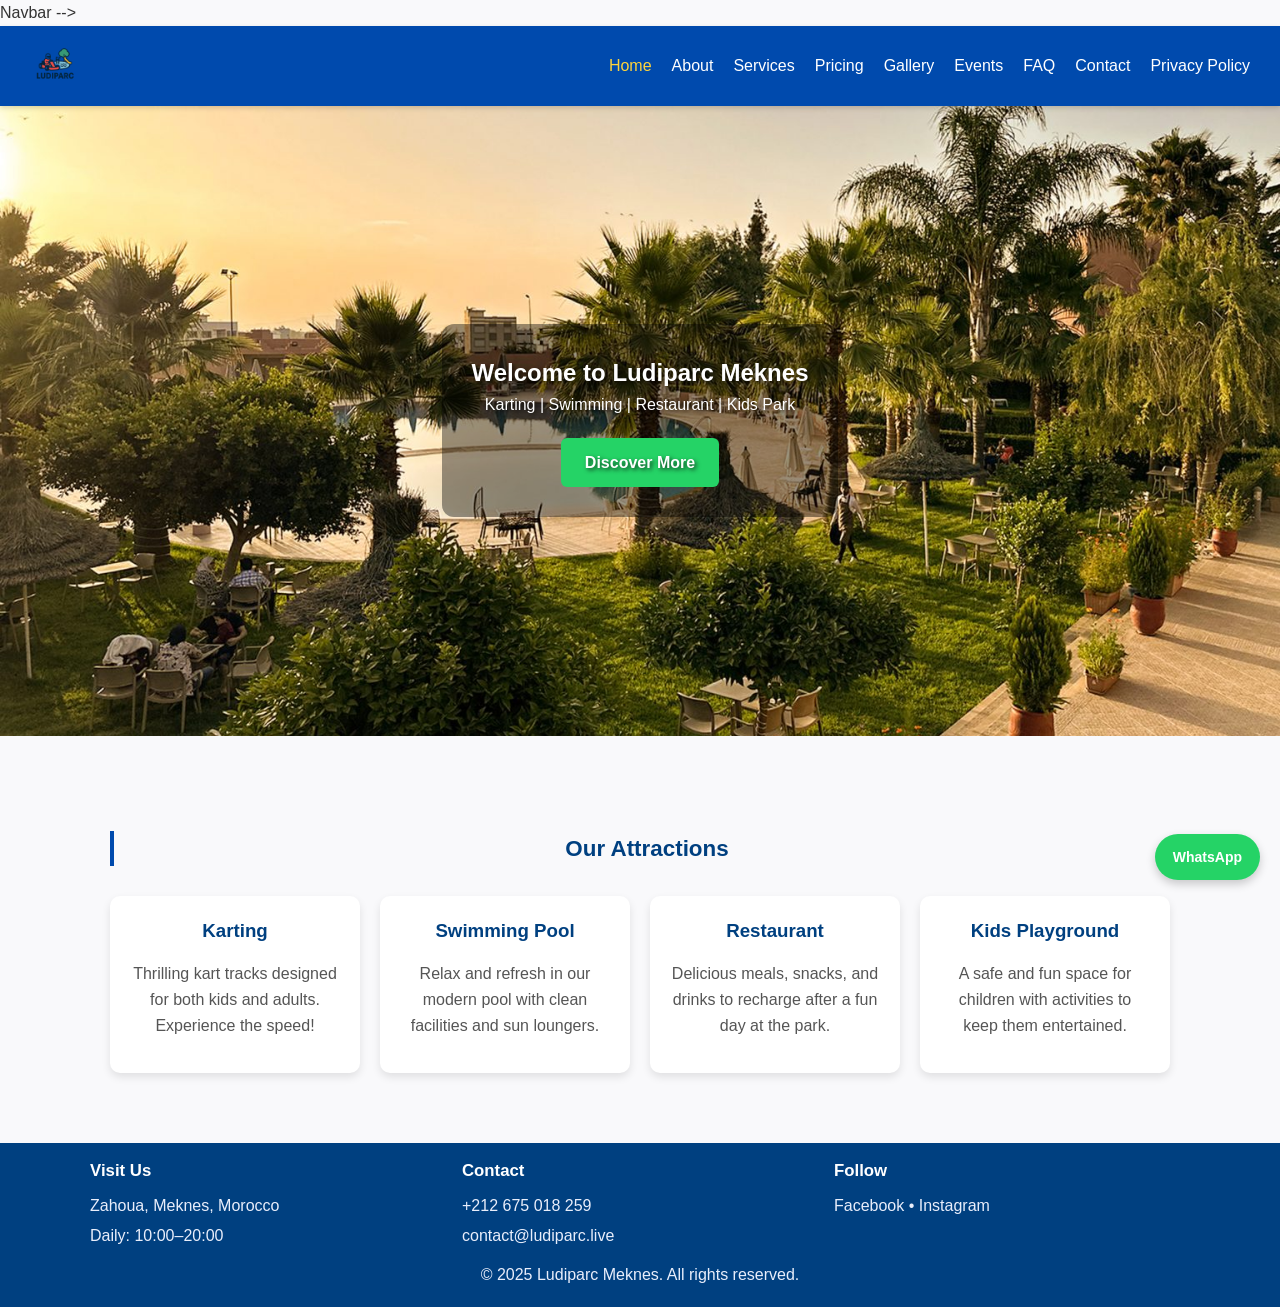
<file: index.html>
﻿<!DOCTYPE html>
<html lang="en">
<head>
  <meta charset="UTF-8">
  <meta name="viewport" content="width=device-width, initial-scale=1.0">
  <meta name="description" content="Ludiparc Meknes: Karting, swimming pool, restaurant and kids park. A family-friendly leisure park in Meknes, Morocco.">
  <meta name="theme-color" content="#004aad">
  <meta property="og:type" content="website">
  <meta property="og:title" content="Ludiparc Meknes">
  <meta property="og:description" content="Karting, swimming, restaurant and kids park in Meknes.">
  <meta property="og:image" content="images/hero.jpg">
  <title>Ludiparc Meknes</title>
  <link rel="stylesheet" href="css/style.css">
  <link rel="icon" type="image/png" href="images/logo.png">
  <!-- Google tag (gtag.js) -->
<script async src="https://www.googletagmanager.com/gtag/js?id=G-BG5MDZPJMT"></script>
<script>
  window.dataLayer = window.dataLayer || [];
  function gtag(){dataLayer.push(arguments);}
  gtag('js', new Date());

  gtag('config', 'G-BG5MDZPJMT');
</script>
  <!-- Google Tag Manager -->
<script>(function(w,d,s,l,i){w[l]=w[l]||[];w[l].push({'gtm.start':
new Date().getTime(),event:'gtm.js'});var f=d.getElementsByTagName(s)[0],
j=d.createElement(s),dl=l!='dataLayer'?'&l='+l:'';j.async=true;j.src=
'https://www.googletagmanager.com/gtm.js?id='+i+dl;f.parentNode.insertBefore(j,f);
})(window,document,'script','dataLayer','GTM-WLMX9LKL');</script>
<!-- End Google Tag Manager -->
</head>
<body class="no-scroll">
  <div class="preloader" role="status" aria-live="polite" aria-label="Loading">
    <div class="preload-logo">
      <span class="ring" aria-hidden="true"></span>
      <img src="images/logo.png" alt="Ludiparc logo">
    </div>
    <div class="loading-text">Loading...</div>
  </div>
  <!-- <!-- Google Tag Manager (noscript) -->
<noscript><iframe src="https://www.googletagmanager.com/ns.html?id=GTM-WLMX9LKL"
height="0" width="0" style="display:none;visibility:hidden"></iframe></noscript>
<!-- End Google Tag Manager (noscript) -->Navbar -->
  <nav>
    <img src="images/logo.png" alt="Ludiparc Logo" class="logo">
    <button class="menu-toggle" aria-label="Toggle menu" aria-expanded="false" aria-controls="primary-nav">&#9776;</button>
    <ul id="primary-nav">
      <li><a href="index.html" class="active">Home</a></li>
      <li><a href="about.html">About</a></li>
      <li><a href="services.html">Services</a></li>
      <li><a href="pricing.html">Pricing</a></li>
      <li><a href="gallery.html">Gallery</a></li>
      <li><a href="events.html">Events</a></li>
      <li><a href="faq.html">FAQ</a></li>
      <li><a href="contact.html">Contact</a></li>
      <li><a href="privacy.html">Privacy Policy</a></li>
    </ul>
  </nav>

  <!-- Large Hero Image Section -->
  <section class="hero">
    <div class="hero-content">
      <h1>Welcome to Ludiparc Meknes</h1>
      <p>Karting | Swimming | Restaurant | Kids Park</p>
      <a href="services.html" class="btn">Discover More</a>
    </div>
  </section>

  <!-- Attractions Section -->
  <main class="home-section">
    <h2>Our Attractions</h2>
    <div class="home-container">
      <div class="home-card">
        <h3>Karting</h3>
        <p>Thrilling kart tracks designed for both kids and adults. Experience the speed!</p>
      </div>

      <div class="home-card">
        <h3>Swimming Pool</h3>
        <p>Relax and refresh in our modern pool with clean facilities and sun loungers.</p>
      </div>

      <div class="home-card">
        <h3>Restaurant</h3>
        <p>Delicious meals, snacks, and drinks to recharge after a fun day at the park.</p>
      </div>

      <div class="home-card">
        <h3>Kids Playground</h3>
        <p>A safe and fun space for children with activities to keep them entertained.</p>
      </div>
    </div>
  </main>

  <!-- Footer -->
  <footer>
    <div class="footer-columns">
      <div>
        <h3>Visit Us</h3>
        <p>Zahoua, Meknes, Morocco</p>
        <p>Daily: 10:00–20:00</p>
      </div>
      <div>
        <h3>Contact</h3>
        <p><a href="tel:+212675018259">+212 675 018 259</a></p>
        <p><a href="mailto:contact@ludiparc.live">contact@ludiparc.live</a></p>
      </div>
      <div>
        <h3>Follow</h3>
        <p><a href="https://www.facebook.com/" target="_blank" rel="noopener">Facebook</a> • <a href="https://www.instagram.com/" target="_blank" rel="noopener">Instagram</a></p>
      </div>
    </div>
    <p>&copy; 2025 Ludiparc Meknes. All rights reserved.</p>
  </footer>

  <!-- Floating WhatsApp -->
  <a href="https://wa.me/212675018259" class="whatsapp-float" aria-label="Chat on WhatsApp">WhatsApp</a>
  <script src="js/scripts.js" defer></script>
</body>
</html>
</file>
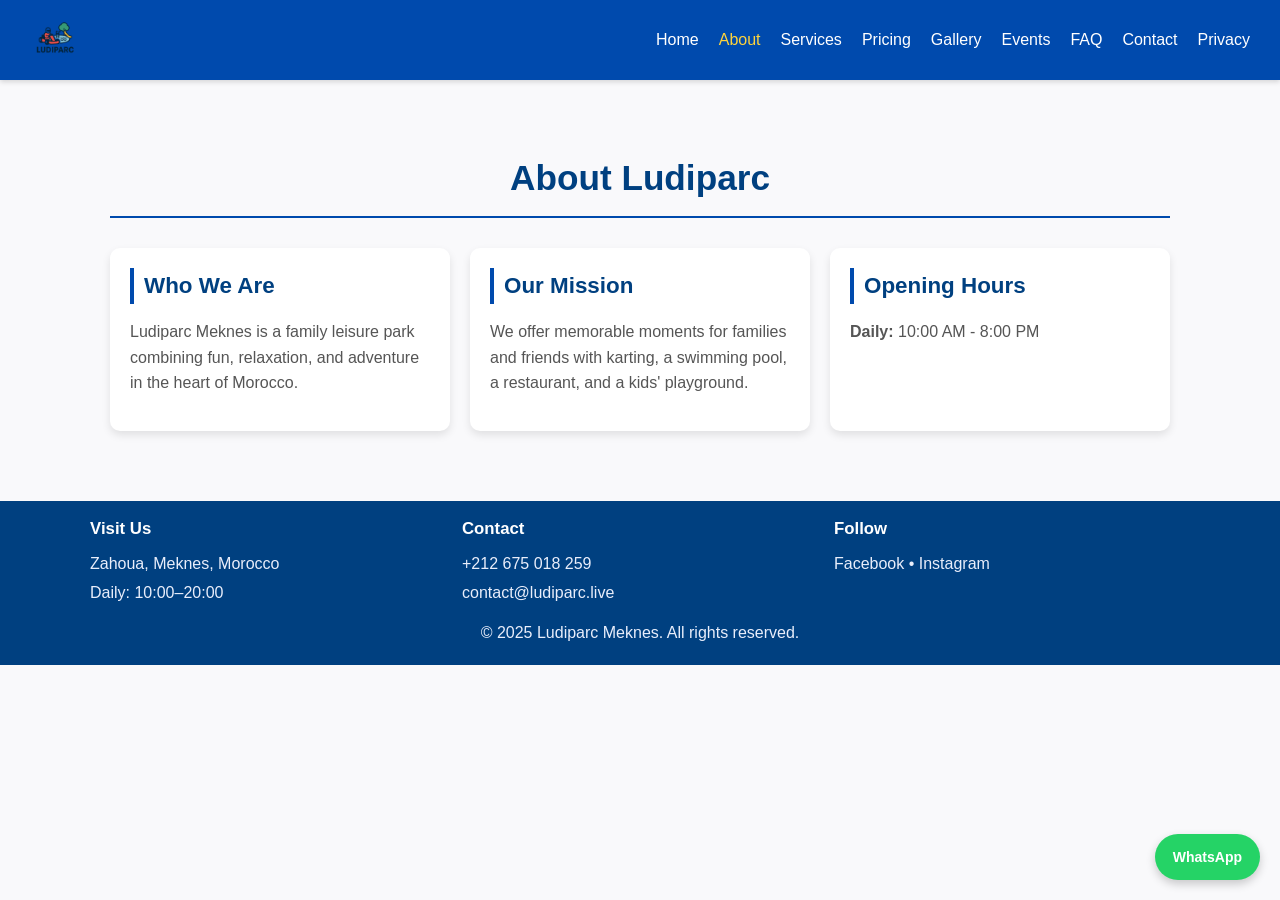
<file: about.html>
﻿<!DOCTYPE html>
<html lang="en">
<head>
  <meta charset="UTF-8">
  <meta name="viewport" content="width=device-width, initial-scale=1.0">
  <meta name="description" content="Learn about Ludiparc Meknes: our mission, who we are, and opening hours.">
  <title>About Us - Ludiparc Meknes</title>
  <meta name="theme-color" content="#004aad">
  <link rel="stylesheet" href="css/style.css">
  <link rel="icon" type="image/png" href="images/logo.png">
</head>
<body class="no-scroll">
  <div class="preloader" role="status" aria-live="polite" aria-label="Loading">
    <div class="preload-logo">
      <span class="ring" aria-hidden="true"></span>
      <img src="images/logo.png" alt="Ludiparc logo">
    </div>
    <div class="loading-text">Loading...</div>
  </div>
  <!-- Navbar -->
  <nav>
    <img src="images/logo.png" class="logo" alt="Ludiparc Logo">
    <button class="menu-toggle" aria-label="Toggle menu" aria-expanded="false" aria-controls="primary-nav">&#9776;</button>
    <ul id="primary-nav">
      <li><a href="index.html">Home</a></li>
      <li><a href="about.html" class="active">About</a></li>
      <li><a href="services.html">Services</a></li>
      <li><a href="pricing.html">Pricing</a></li>
      <li><a href="gallery.html">Gallery</a></li>
      <li><a href="events.html">Events</a></li>
      <li><a href="faq.html">FAQ</a></li>
      <li><a href="contact.html">Contact</a></li>
      <li><a href="privacy.html">Privacy</a></li>
    </ul>
  </nav>

  <!-- About Section -->
  <main class="about-section">
    <h1>About Ludiparc</h1>
    <div class="about-container">
      <div class="about-card">
        <h2>Who We Are</h2>
        <p>Ludiparc Meknes is a family leisure park combining fun, relaxation, and adventure in the heart of Morocco.</p>
      </div>

      <div class="about-card">
        <h2>Our Mission</h2>
        <p>We offer memorable moments for families and friends with karting, a swimming pool, a restaurant, and a kids' playground.</p>
      </div>

      <div class="about-card">
        <h2>Opening Hours</h2>
        <p><strong>Daily:</strong> 10:00 AM - 8:00 PM</p>
      </div>
    </div>
  </main>

  <footer>
    <div class="footer-columns">
      <div>
        <h3>Visit Us</h3>
        <p>Zahoua, Meknes, Morocco</p>
        <p>Daily: 10:00–20:00</p>
      </div>
      <div>
        <h3>Contact</h3>
        <p><a href="tel:+212675018259">+212 675 018 259</a></p>
        <p><a href="mailto:contact@ludiparc.live">contact@ludiparc.live</a></p>
      </div>
      <div>
        <h3>Follow</h3>
        <p><a href="https://www.facebook.com/" target="_blank" rel="noopener">Facebook</a> • <a href="https://www.instagram.com/" target="_blank" rel="noopener">Instagram</a></p>
      </div>
    </div>
    <p>&copy; 2025 Ludiparc Meknes. All rights reserved.</p>
  </footer>

  <a href="https://wa.me/212675018259" class="whatsapp-float" aria-label="Chat on WhatsApp">WhatsApp</a>
  <script src="js/scripts.js" defer></script>
</body>
</html>
</file>
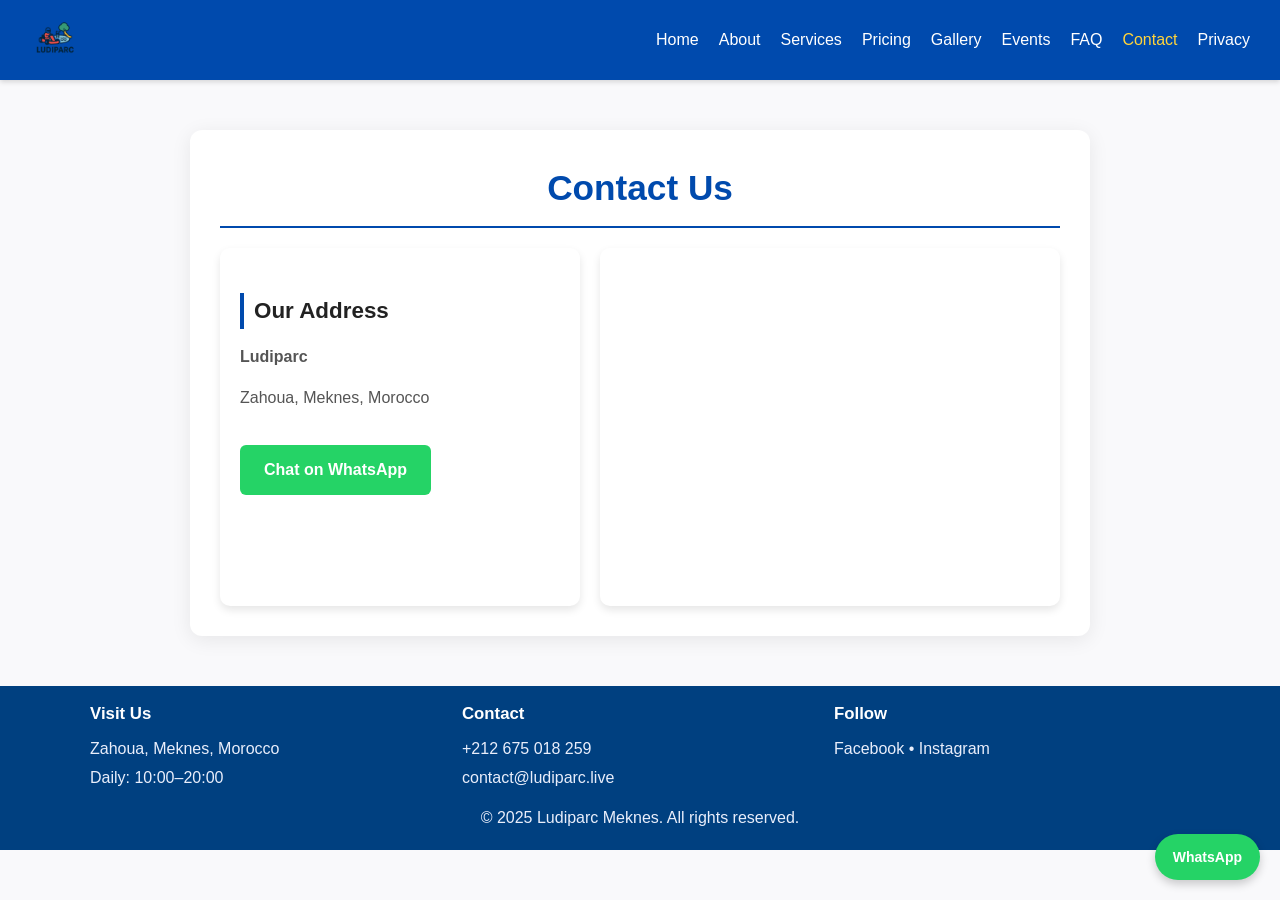
<file: contact.html>
﻿<!DOCTYPE html>
<html lang="en">
<head>
  <meta charset="UTF-8">
  <meta name="viewport" content="width=device-width, initial-scale=1.0">
  <meta name="description" content="Contact Ludiparc Meknes. Find our address and reach us on WhatsApp.">
  <title>Contact - Ludiparc Meknes</title>
  <meta name="theme-color" content="#004aad">
  <link rel="stylesheet" href="css/style.css">
  <link rel="icon" type="image/png" href="images/logo.png">
</head>
<body class="no-scroll">
  <div class="preloader" role="status" aria-live="polite" aria-label="Loading">
    <div class="preload-logo">
      <span class="ring" aria-hidden="true"></span>
      <img src="images/logo.png" alt="Ludiparc logo">
    </div>
    <div class="loading-text">Loading...</div>
  </div>
  <!-- Navbar -->
  <nav>
    <img src="images/logo.png" class="logo" alt="Ludiparc Logo">
    <button class="menu-toggle" aria-label="Toggle menu" aria-expanded="false" aria-controls="primary-nav">&#9776;</button>
    <ul id="primary-nav">
      <li><a href="index.html">Home</a></li>
      <li><a href="about.html">About</a></li>
      <li><a href="services.html">Services</a></li>
      <li><a href="pricing.html">Pricing</a></li>
      <li><a href="gallery.html">Gallery</a></li>
      <li><a href="events.html">Events</a></li>
      <li><a href="faq.html">FAQ</a></li>
      <li><a href="contact.html" class="active">Contact</a></li>
      <li><a href="privacy.html">Privacy</a></li>
    </ul>
  </nav>

  <!-- Contact Section -->
  <main class="contact-section">
    <h1>Contact Us</h1>
    <div class="contact-container">
      <!-- Contact Info -->
      <div class="contact-card">
        <h2>Our Address</h2>
        <p><strong>Ludiparc</strong></p>
        <p>Zahoua, Meknes, Morocco</p>
        <a href="https://wa.me/212675018259" class="btn" aria-label="Chat on WhatsApp">Chat on WhatsApp</a>
      </div>

      <!-- Google Map -->
      <div class="map-container">
        <iframe 
          src="https://www.google.com/maps/embed?pb=!1m14!1m8!1m3!1d16994.314006227884!2d-5.524145560161281!3d33.8740091753132!3m2!1i1024!2i768!4f13.1!3m3!1m2!1s0xda045715e91cb83%3A0x2b0ab6a4419bf6c!2sLudiParc!5e0!3m2!1sen!2sus!4v1755633734739!5m2!1sen!2sus" 
          width="100%" height="350" style="border:0;" allowfullscreen loading="lazy"
          referrerpolicy="no-referrer-when-downgrade" title="Map to Ludiparc">
        </iframe>
      </div>
    </div>
  </main>

  <footer>
    <div class="footer-columns">
      <div>
        <h3>Visit Us</h3>
        <p>Zahoua, Meknes, Morocco</p>
        <p>Daily: 10:00–20:00</p>
      </div>
      <div>
        <h3>Contact</h3>
        <p><a href="tel:+212675018259">+212 675 018 259</a></p>
        <p><a href="mailto:contact@ludiparc.live">contact@ludiparc.live</a></p>
      </div>
      <div>
        <h3>Follow</h3>
        <p><a href="https://www.facebook.com/" target="_blank" rel="noopener">Facebook</a> • <a href="https://www.instagram.com/" target="_blank" rel="noopener">Instagram</a></p>
      </div>
    </div>
    <p>&copy; 2025 Ludiparc Meknes. All rights reserved.</p>
  </footer>

  <!-- Floating WhatsApp Button -->
  <a href="https://wa.me/212675018259" class="whatsapp-float" aria-label="Chat on WhatsApp">WhatsApp</a>
  <script src="js/scripts.js" defer></script>
</body>
</html>
</file>
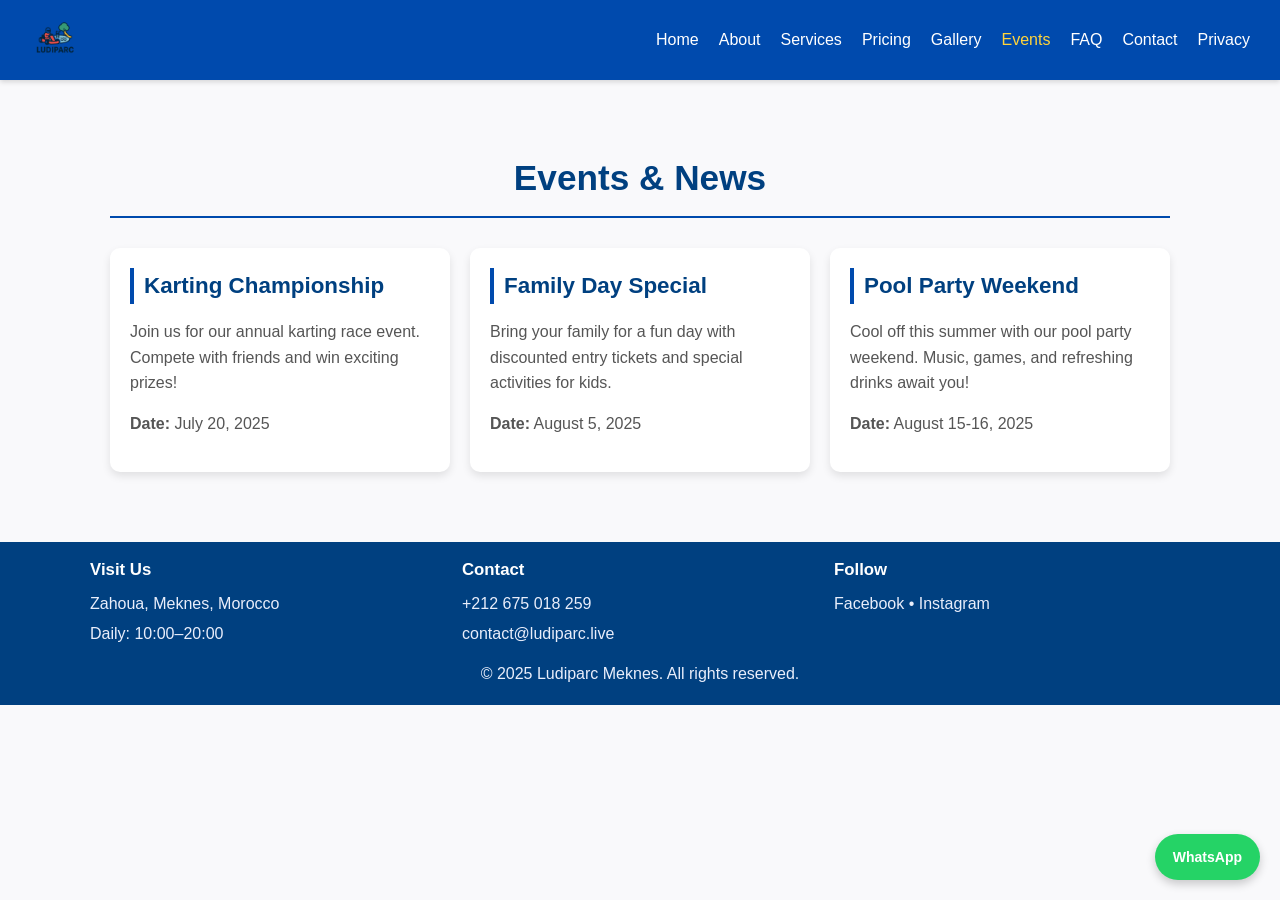
<file: events.html>
﻿<!DOCTYPE html>
<html lang="en">
<head>
  <meta charset="UTF-8">
  <meta name="viewport" content="width=device-width, initial-scale=1.0">
  <meta name="description" content="Upcoming events and news at Ludiparc Meknes: karting races, family days, and pool parties.">
  <title>Events - Ludiparc Meknes</title>
  <meta name="theme-color" content="#004aad">
  <link rel="stylesheet" href="css/style.css">
  <link rel="icon" type="image/png" href="images/logo.png">
</head>
<body class="no-scroll">
  <div class="preloader" role="status" aria-live="polite" aria-label="Loading">
    <div class="preload-logo">
      <span class="ring" aria-hidden="true"></span>
      <img src="images/logo.png" alt="Ludiparc logo">
    </div>
    <div class="loading-text">Loading...</div>
  </div>
  <!-- Navbar -->
  <nav>
    <img src="images/logo.png" class="logo" alt="Ludiparc Logo">
    <button class="menu-toggle" aria-label="Toggle menu" aria-expanded="false" aria-controls="primary-nav">&#9776;</button>
    <ul id="primary-nav">
      <li><a href="index.html">Home</a></li>
      <li><a href="about.html">About</a></li>
      <li><a href="services.html">Services</a></li>
      <li><a href="pricing.html">Pricing</a></li>
      <li><a href="gallery.html">Gallery</a></li>
      <li><a href="events.html" class="active">Events</a></li>
      <li><a href="faq.html">FAQ</a></li>
      <li><a href="contact.html">Contact</a></li>
      <li><a href="privacy.html">Privacy</a></li>
    </ul>
  </nav>

  <!-- Events Section -->
  <main class="events-section">
    <h1>Events & News</h1>
    <div class="events-container">

      <div class="event-card">
        <h2>Karting Championship</h2>
        <p>Join us for our annual karting race event. Compete with friends and win exciting prizes!</p>
        <p><strong>Date:</strong> July 20, 2025</p>
      </div>

      <div class="event-card">
        <h2>Family Day Special</h2>
        <p>Bring your family for a fun day with discounted entry tickets and special activities for kids.</p>
        <p><strong>Date:</strong> August 5, 2025</p>
      </div>

      <div class="event-card">
        <h2>Pool Party Weekend</h2>
        <p>Cool off this summer with our pool party weekend. Music, games, and refreshing drinks await you!</p>
        <p><strong>Date:</strong> August 15-16, 2025</p>
      </div>

    </div>
  </main>

  <footer>
    <div class="footer-columns">
      <div>
        <h3>Visit Us</h3>
        <p>Zahoua, Meknes, Morocco</p>
        <p>Daily: 10:00–20:00</p>
      </div>
      <div>
        <h3>Contact</h3>
        <p><a href="tel:+212675018259">+212 675 018 259</a></p>
        <p><a href="mailto:contact@ludiparc.live">contact@ludiparc.live</a></p>
      </div>
      <div>
        <h3>Follow</h3>
        <p><a href="https://www.facebook.com/" target="_blank" rel="noopener">Facebook</a> • <a href="https://www.instagram.com/" target="_blank" rel="noopener">Instagram</a></p>
      </div>
    </div>
    <p>&copy; 2025 Ludiparc Meknes. All rights reserved.</p>
  </footer>

  <a href="https://wa.me/212675018259" class="whatsapp-float" aria-label="Chat on WhatsApp">WhatsApp</a>
  <script src="js/scripts.js" defer></script>
</body>
</html>
</file>
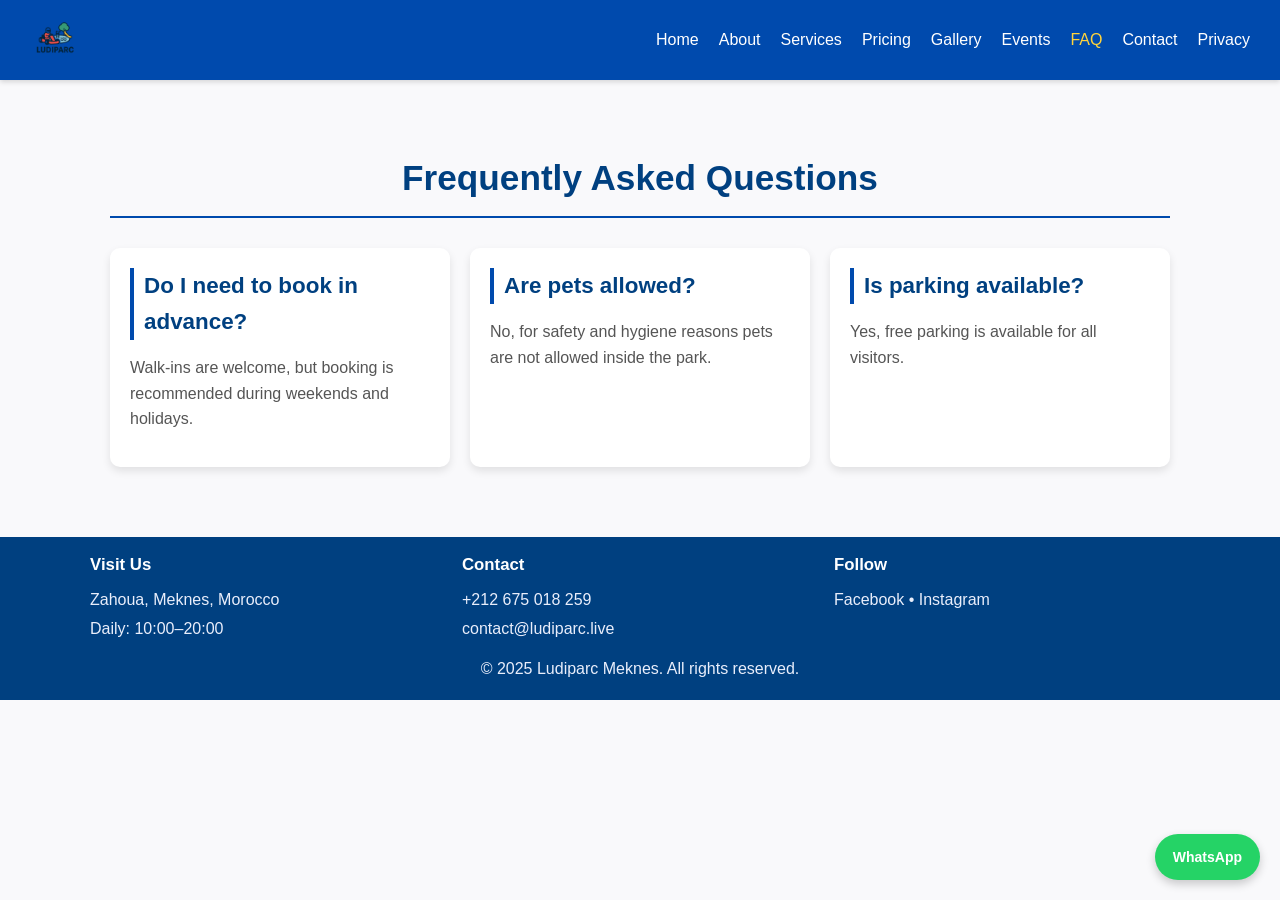
<file: faq.html>
﻿<!DOCTYPE html>
<html lang="en">
<head>
  <meta charset="UTF-8">
  <meta name="viewport" content="width=device-width, initial-scale=1.0">
  <meta name="description" content="Frequently asked questions about Ludiparc Meknes.">
  <title>FAQ - Ludiparc Meknes</title>
  <meta name="theme-color" content="#004aad">
  <link rel="stylesheet" href="css/style.css">
  <link rel="icon" type="image/png" href="images/logo.png">
</head>
<body class="no-scroll">
  <div class="preloader" role="status" aria-live="polite" aria-label="Loading">
    <div class="preload-logo">
      <span class="ring" aria-hidden="true"></span>
      <img src="images/logo.png" alt="Ludiparc logo">
    </div>
    <div class="loading-text">Loading...</div>
  </div>
  <!-- Navbar -->
  <nav>
    <img src="images/logo.png" class="logo" alt="Ludiparc Logo">
    <button class="menu-toggle" aria-label="Toggle menu" aria-expanded="false" aria-controls="primary-nav">&#9776;</button>
    <ul id="primary-nav">
      <li><a href="index.html">Home</a></li>
      <li><a href="about.html">About</a></li>
      <li><a href="services.html">Services</a></li>
      <li><a href="pricing.html">Pricing</a></li>
      <li><a href="gallery.html">Gallery</a></li>
      <li><a href="events.html">Events</a></li>
      <li><a href="faq.html" class="active">FAQ</a></li>
      <li><a href="contact.html">Contact</a></li>
      <li><a href="privacy.html">Privacy</a></li>
    </ul>
  </nav>

  <!-- FAQ Section -->
  <main class="faq-section">
    <h1>Frequently Asked Questions</h1>
    <div class="faq-container">

      <div class="faq-card">
        <h2>Do I need to book in advance?</h2>
        <p>Walk-ins are welcome, but booking is recommended during weekends and holidays.</p>
      </div>

      <div class="faq-card">
        <h2>Are pets allowed?</h2>
        <p>No, for safety and hygiene reasons pets are not allowed inside the park.</p>
      </div>

      <div class="faq-card">
        <h2>Is parking available?</h2>
        <p>Yes, free parking is available for all visitors.</p>
      </div>

    </div>
  </main>

  <footer>
    <div class="footer-columns">
      <div>
        <h3>Visit Us</h3>
        <p>Zahoua, Meknes, Morocco</p>
        <p>Daily: 10:00–20:00</p>
      </div>
      <div>
        <h3>Contact</h3>
        <p><a href="tel:+212675018259">+212 675 018 259</a></p>
        <p><a href="mailto:contact@ludiparc.live">contact@ludiparc.live</a></p>
      </div>
      <div>
        <h3>Follow</h3>
        <p><a href="https://www.facebook.com/" target="_blank" rel="noopener">Facebook</a> • <a href="https://www.instagram.com/" target="_blank" rel="noopener">Instagram</a></p>
      </div>
    </div>
    <p>&copy; 2025 Ludiparc Meknes. All rights reserved.</p>
  </footer>

  <a href="https://wa.me/212675018259" class="whatsapp-float" aria-label="Chat on WhatsApp">WhatsApp</a>
  <script src="js/scripts.js" defer></script>
</body>
</html>
</file>
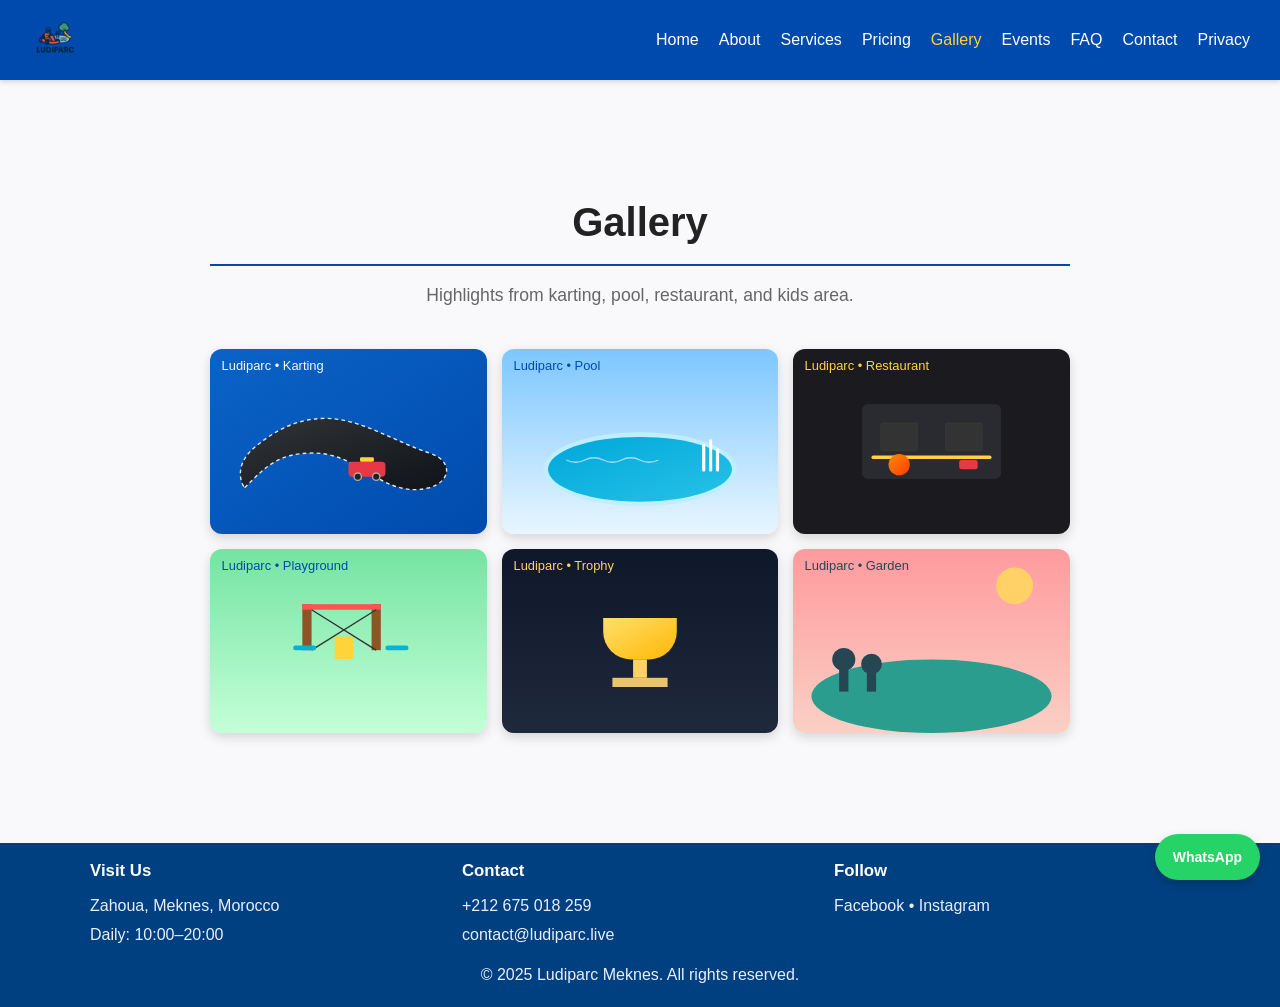
<file: gallery.html>
﻿<!DOCTYPE html>
<html lang="en">
<head>
  <meta charset="UTF-8">
  <meta name="viewport" content="width=device-width, initial-scale=1.0">
  <meta name="description" content="Explore the Ludiparc Meknes gallery: snapshots from karting, pool, restaurant and kids area.">
  <title>Gallery - Ludiparc Meknes</title>
  <meta name="theme-color" content="#004aad">
  <link rel="stylesheet" href="css/style.css">
  <link rel="icon" type="image/png" href="images/logo.png">
</head>
<body class="no-scroll">
  <div class="preloader" role="status" aria-live="polite" aria-label="Loading">
    <div class="preload-logo">
      <span class="ring" aria-hidden="true"></span>
      <img src="images/logo.png" alt="Ludiparc logo">
    </div>
    <div class="loading-text">Loading...</div>
  </div>
  <!-- Navbar -->
  <nav>
    <img src="images/logo.png" class="logo" alt="Ludiparc Logo">
    <button class="menu-toggle" aria-label="Toggle menu" aria-expanded="false" aria-controls="primary-nav">&#9776;</button>
    <ul id="primary-nav">
      <li><a href="index.html">Home</a></li>
      <li><a href="about.html">About</a></li>
      <li><a href="services.html">Services</a></li>
      <li><a href="pricing.html">Pricing</a></li>
      <li><a href="gallery.html" class="active">Gallery</a></li>
      <li><a href="events.html">Events</a></li>
      <li><a href="faq.html">FAQ</a></li>
      <li><a href="contact.html">Contact</a></li>
      <li><a href="privacy.html">Privacy</a></li>
    </ul>
  </nav>

  <!-- Gallery Section -->
  <main class="gallery-section">
    <h1>Gallery</h1>
    <p class="subtitle">Highlights from karting, pool, restaurant, and kids area.</p>
    <div class="gallery-grid">
      <img src="images/gallery-karting.svg" alt="Stylized karting track illustration" loading="lazy">
      <img src="images/gallery-pool.svg" alt="Stylized swimming pool illustration" loading="lazy">
      <img src="images/gallery-restaurant.svg" alt="Stylized restaurant illustration" loading="lazy">
      <img src="images/gallery-playground.svg" alt="Stylized kids playground illustration" loading="lazy">
      <img src="images/gallery-trophy.svg" alt="Stylized racing trophy illustration" loading="lazy">
      <img src="images/gallery-garden.svg" alt="Stylized garden and sunset illustration" loading="lazy">
    </div>
  </main>

  <footer>
    <div class="footer-columns">
      <div>
        <h3>Visit Us</h3>
        <p>Zahoua, Meknes, Morocco</p>
        <p>Daily: 10:00–20:00</p>
      </div>
      <div>
        <h3>Contact</h3>
        <p><a href="tel:+212675018259">+212 675 018 259</a></p>
        <p><a href="mailto:contact@ludiparc.live">contact@ludiparc.live</a></p>
      </div>
      <div>
        <h3>Follow</h3>
        <p><a href="https://www.facebook.com/" target="_blank" rel="noopener">Facebook</a> • <a href="https://www.instagram.com/" target="_blank" rel="noopener">Instagram</a></p>
      </div>
    </div>
    <p>&copy; 2025 Ludiparc Meknes. All rights reserved.</p>
  </footer>

  <a href="https://wa.me/212675018259" class="whatsapp-float" aria-label="Chat on WhatsApp">WhatsApp</a>
  <script src="js/scripts.js" defer></script>
</body>
</html>
</file>
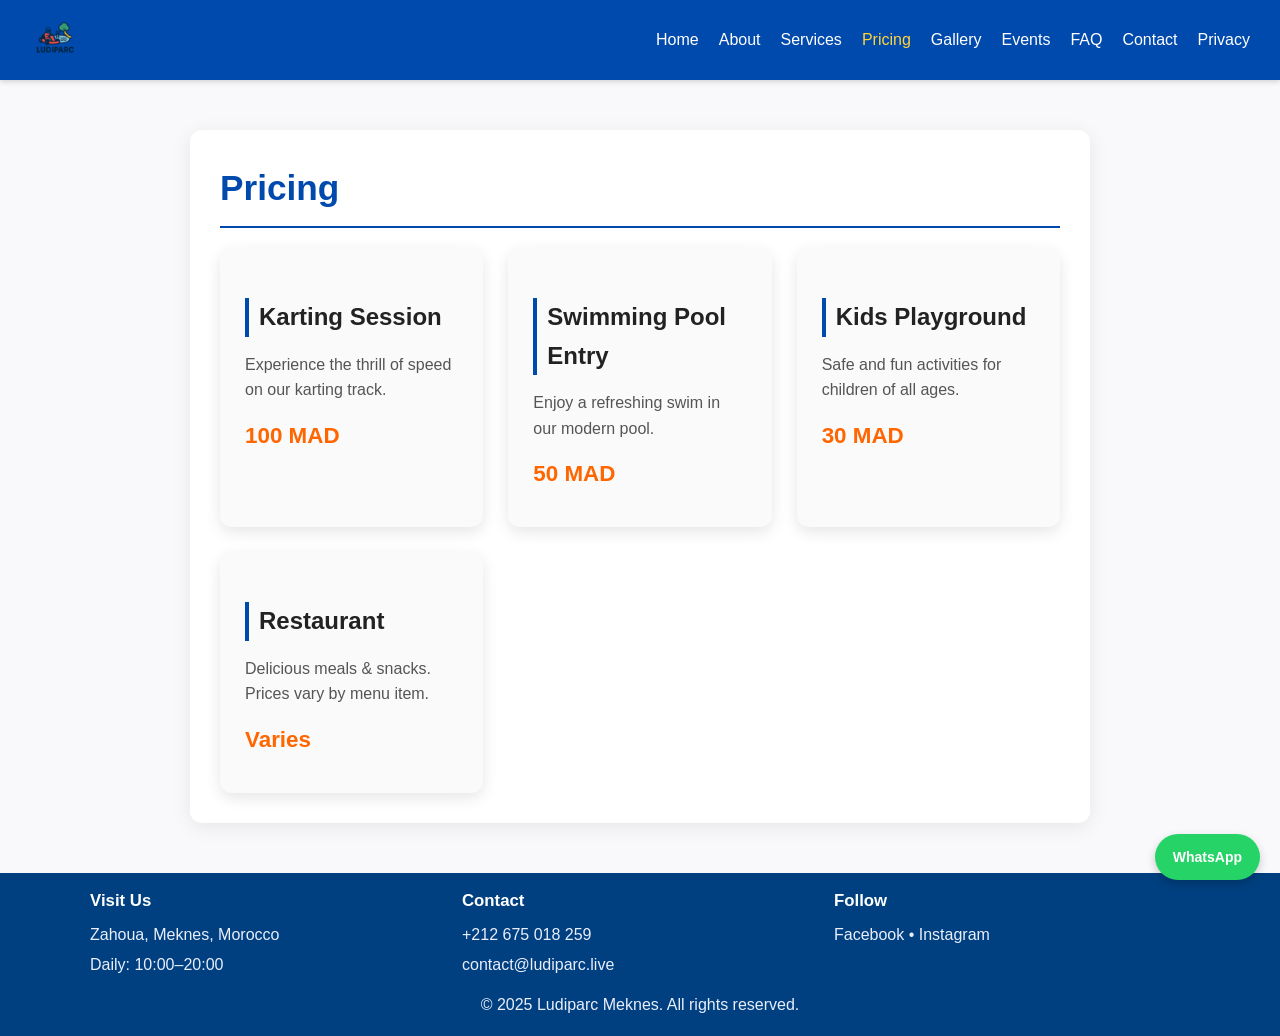
<file: pricing.html>
﻿<!DOCTYPE html>
<html lang="en">
<head>
  <meta charset="UTF-8">
  <meta name="viewport" content="width=device-width, initial-scale=1.0">
  <meta name="description" content="Ludiparc Meknes pricing for karting, pool, kids playground, and restaurant.">
  <title>Pricing - Ludiparc Meknes</title>
  <meta name="theme-color" content="#004aad">
  <link rel="stylesheet" href="css/style.css">
  <link rel="icon" type="image/png" href="images/logo.png">
</head>
<body class="no-scroll">
  <div class="preloader" role="status" aria-live="polite" aria-label="Loading">
    <div class="preload-logo">
      <span class="ring" aria-hidden="true"></span>
      <img src="images/logo.png" alt="Ludiparc logo">
    </div>
    <div class="loading-text">Loading...</div>
  </div>
  <!-- Navbar -->
  <nav>
    <img src="images/logo.png" class="logo" alt="Ludiparc Logo">
    <button class="menu-toggle" aria-label="Toggle menu" aria-expanded="false" aria-controls="primary-nav">&#9776;</button>
    <ul id="primary-nav">
      <li><a href="index.html">Home</a></li>
      <li><a href="about.html">About</a></li>
      <li><a href="services.html">Services</a></li>
      <li><a href="pricing.html" class="active">Pricing</a></li>
      <li><a href="gallery.html">Gallery</a></li>
      <li><a href="events.html">Events</a></li>
      <li><a href="faq.html">FAQ</a></li>
      <li><a href="contact.html">Contact</a></li>
      <li><a href="privacy.html">Privacy</a></li>
    </ul>
  </nav>

  <!-- Pricing Section -->
  <main class="pricing-section">
    <h1>Pricing</h1>
    <div class="pricing-container">

      <div class="pricing-card">
        <h2>Karting Session</h2>
        <p>Experience the thrill of speed on our karting track.</p>
        <p class="price">100 MAD</p>
      </div>

      <div class="pricing-card">
        <h2>Swimming Pool Entry</h2>
        <p>Enjoy a refreshing swim in our modern pool.</p>
        <p class="price">50 MAD</p>
      </div>

      <div class="pricing-card">
        <h2>Kids Playground</h2>
        <p>Safe and fun activities for children of all ages.</p>
        <p class="price">30 MAD</p>
      </div>

      <div class="pricing-card">
        <h2>Restaurant</h2>
        <p>Delicious meals & snacks. Prices vary by menu item.</p>
        <p class="price">Varies</p>
      </div>

    </div>
  </main>

  <footer>
    <div class="footer-columns">
      <div>
        <h3>Visit Us</h3>
        <p>Zahoua, Meknes, Morocco</p>
        <p>Daily: 10:00–20:00</p>
      </div>
      <div>
        <h3>Contact</h3>
        <p><a href="tel:+212675018259">+212 675 018 259</a></p>
        <p><a href="mailto:contact@ludiparc.live">contact@ludiparc.live</a></p>
      </div>
      <div>
        <h3>Follow</h3>
        <p><a href="https://www.facebook.com/" target="_blank" rel="noopener">Facebook</a> • <a href="https://www.instagram.com/" target="_blank" rel="noopener">Instagram</a></p>
      </div>
    </div>
    <p>&copy; 2025 Ludiparc Meknes. All rights reserved.</p>
  </footer>

  <a href="https://wa.me/212675018259" class="whatsapp-float" aria-label="Chat on WhatsApp">WhatsApp</a>
  <script src="js/scripts.js" defer></script>
</body>
</html>
</file>
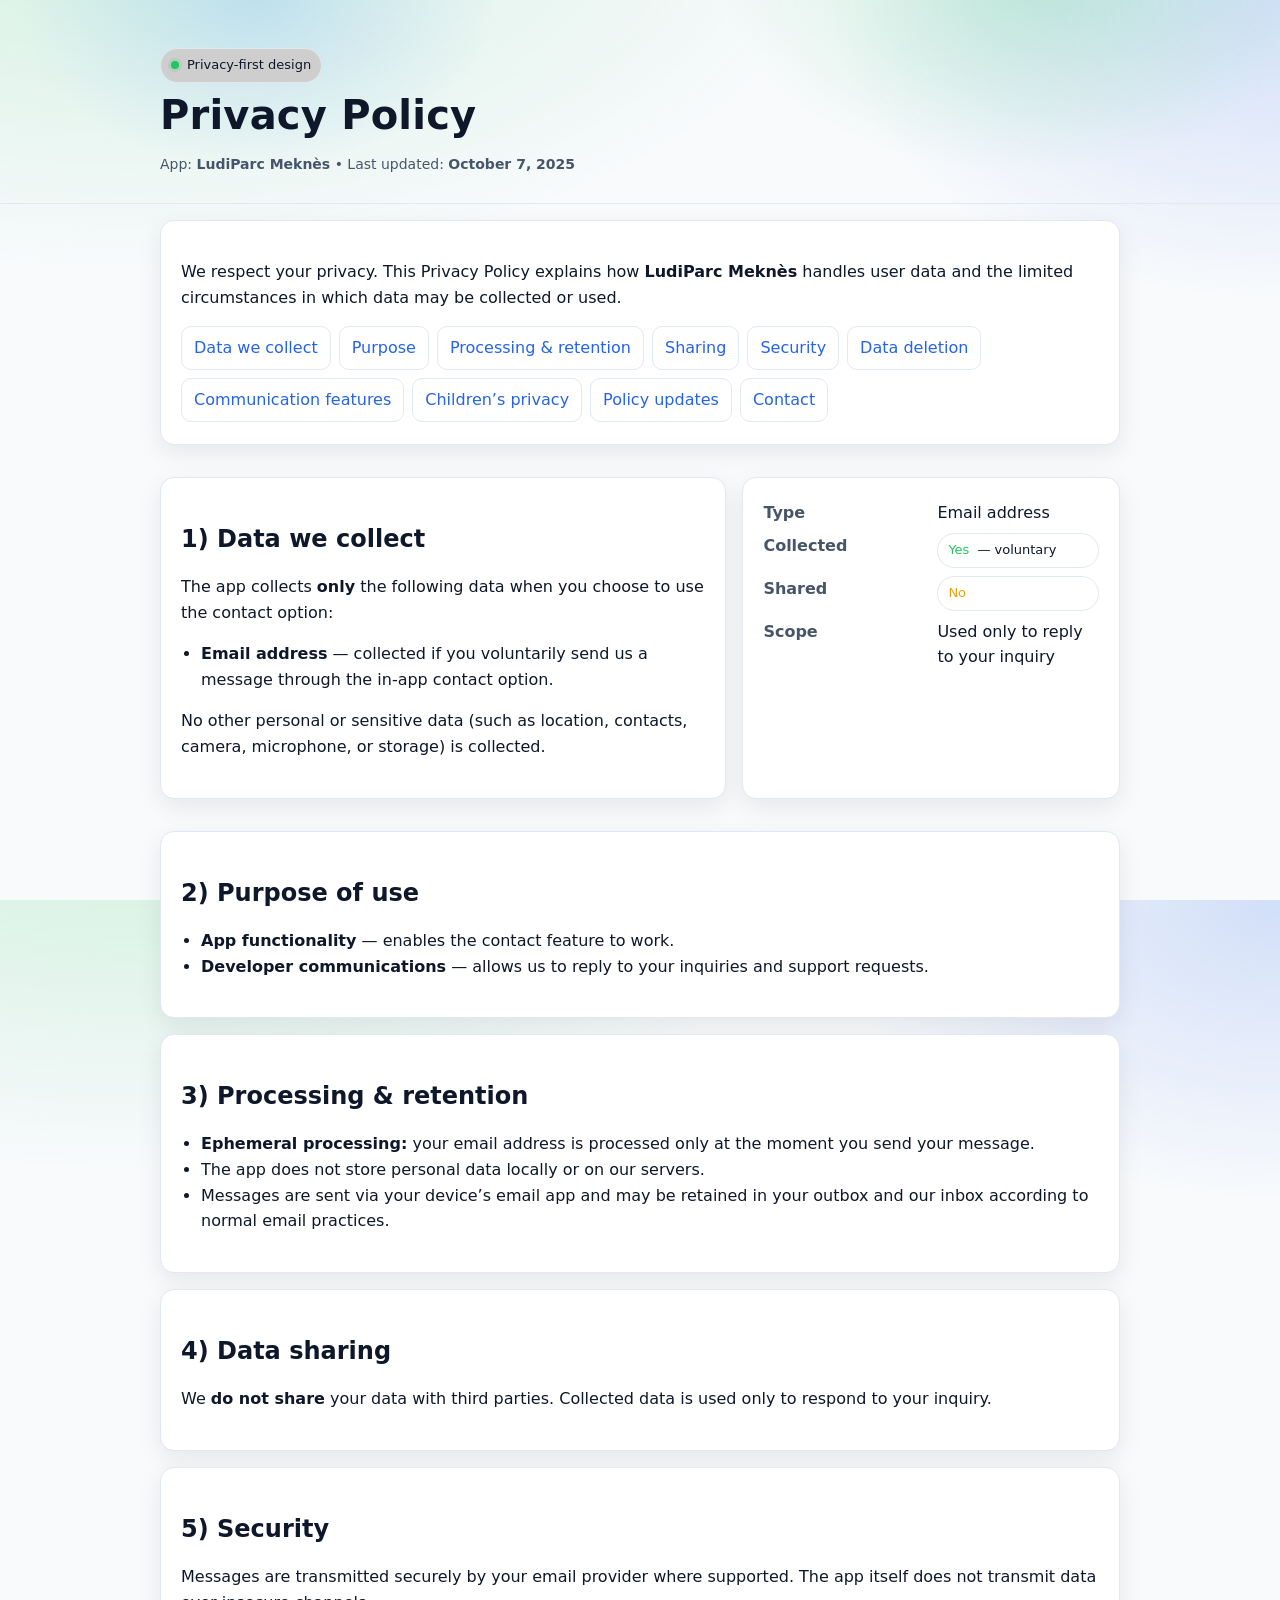
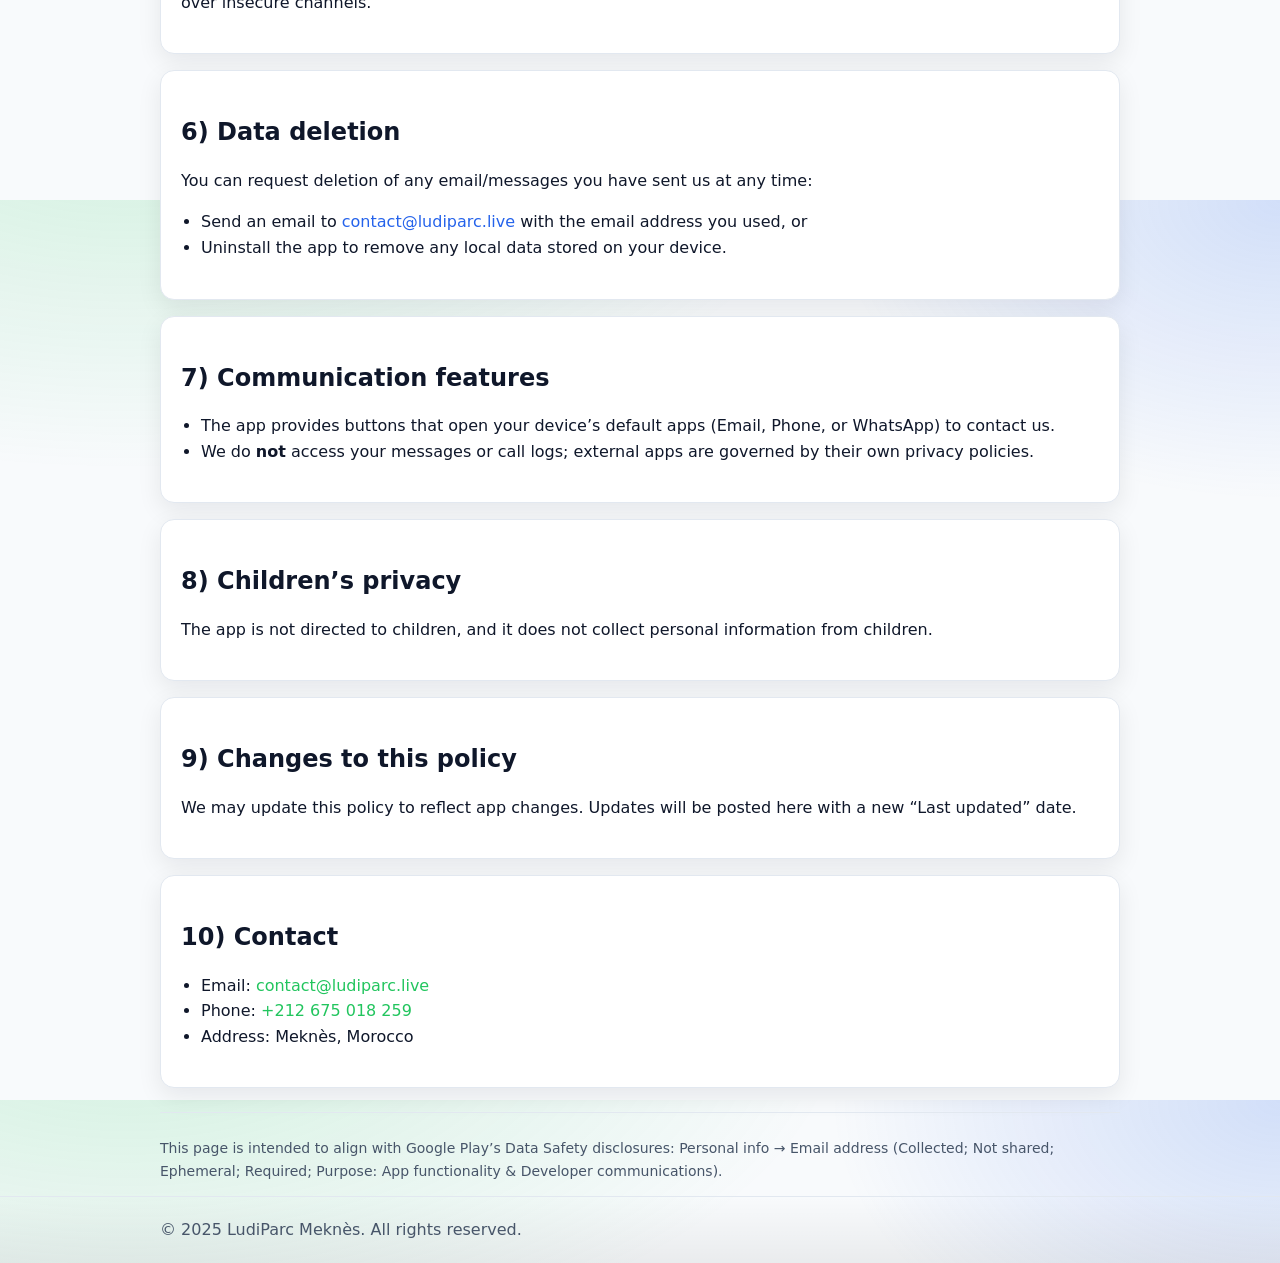
<file: privacy.html>
<!DOCTYPE html>
<html lang="en">
<head>
  <meta charset="utf-8" />
  <title>Privacy Policy – LudiParc Meknès</title>
  <meta name="viewport" content="width=device-width, initial-scale=1" />
  <meta name="color-scheme" content="light dark" />
  <style>
    :root{
      --bg: #0b0c10;
      --card: #0f172a;
      --ink: #e5e7eb;
      --muted:#94a3b8;
      --line:#1f2937;
      --brand:#38bdf8;
      --brand-2:#60a5fa;
      --ok:#22c55e;
      --warn:#f59e0b;
      --radius:14px;
      --shadow: 0 10px 30px rgba(0,0,0,.25);
    }
    @media (prefers-color-scheme: light){
      :root{
        --bg:#f8fafc;
        --card:#ffffff;
        --ink:#0f172a;
        --muted:#475569;
        --line:#e2e8f0;
        --brand:#2563eb;
        --brand-2:#22c55e;
        --shadow: 0 8px 24px rgba(2,6,23,.08);
      }
    }

    html,body{height:100%}
    body{
      margin:0; font-family: system-ui,-apple-system,"Segoe UI",Roboto,Arial,sans-serif;
      color:var(--ink); background: radial-gradient(1200px 600px at 10% -10%, rgba(34,197,94,.18), transparent 60%),
                          radial-gradient(900px 600px at 100% 0%, rgba(37,99,235,.18), transparent 50%),
                          var(--bg);
      line-height:1.6;
    }

    header{
      position:relative; overflow:hidden;
      padding:48px 20px 28px;
      border-bottom:1px solid var(--line);
      background:
        radial-gradient(400px 280px at 20% 0%, rgba(96,165,250,.25), transparent 60%),
        radial-gradient(500px 320px at 80% -10%, rgba(34,197,94,.22), transparent 60%),
        linear-gradient(180deg, rgba(255,255,255,.04), rgba(255,255,255,0));
    }
    .wrap{max-width:960px; margin:0 auto; padding:0 20px}
    h1{margin:0 0 6px; font-size: clamp(28px, 4vw, 40px); letter-spacing:.2px}
    .meta{color:var(--muted); font-size:14px}
    .badge{
      display:inline-flex; align-items:center; gap:8px;
      border:1px solid var(--line); border-radius:999px; padding:6px 10px; font-size:13px;
      background: color-mix(in oklab, var(--card) 85%, black 15%);
    }
    .badge .dot{width:8px; height:8px; border-radius:50%; background:var(--ok); box-shadow:0 0 0 3px rgba(34,197,94,.15)}
    main{padding:28px 0 96px}
    .card{
      background:var(--card); border:1px solid var(--line); border-radius:var(--radius);
      padding:22px 20px; box-shadow:var(--shadow); margin:16px 0;
    }
    h2{margin:20px 0 8px; font-size:clamp(20px, 2.5vw, 24px)}
    p,li{font-size:16px}
    ul{padding-left:20px}
    a{color:var(--brand); text-decoration:none}
    a:hover{text-decoration:underline}
    .grid{display:grid; gap:16px}
    @media (min-width: 860px){ .grid{grid-template-columns:1.2fr .8fr} }

    .kvs{display:grid; grid-template-columns: 160px 1fr; gap:8px 14px; align-items:start}
    .kvs b{color:var(--muted)}
    .toc{display:flex; flex-wrap:wrap; gap:8px}
    .toc a{border:1px solid var(--line); padding:8px 12px; border-radius:10px; background:var(--card)}
    .pill{
      display:inline-flex; gap:8px; align-items:center;
      border:1px solid var(--line); border-radius:999px; padding:6px 10px; font-size:13px;
    }
    .ok{color:var(--ok)} .warn{color:var(--warn)}
    hr{border:0; border-top:1px solid var(--line); margin:24px 0}

    footer{
      border-top:1px solid var(--line); padding:20px; color:var(--muted);
      background: linear-gradient(180deg, transparent, rgba(0,0,0,.06));
    }
    .contact a{color:var(--brand-2)}
    @media print{
      body{background:#fff}
      header, footer{box-shadow:none}
      .card{box-shadow:none}
    }
  </style>
</head>
<body>
  <header>
    <div class="wrap">
      <div class="badge"><span class="dot"></span> Privacy-first design</div>
      <h1>Privacy Policy</h1>
      <div class="meta">App: <strong>LudiParc Meknès</strong> • Last updated: <strong>October 7, 2025</strong></div>
    </div>
  </header>

  <main class="wrap">
    <div class="card">
      <p>We respect your privacy. This Privacy Policy explains how <strong>LudiParc Meknès</strong> handles user data and the limited circumstances in which data may be collected or used.</p>
      <div class="toc" aria-label="Table of contents">
        <a href="#data-we-collect">Data we collect</a>
        <a href="#purpose">Purpose</a>
        <a href="#processing">Processing & retention</a>
        <a href="#sharing">Sharing</a>
        <a href="#security">Security</a>
        <a href="#deletion">Data deletion</a>
        <a href="#communications">Communication features</a>
        <a href="#children">Children’s privacy</a>
        <a href="#updates">Policy updates</a>
        <a href="#contact">Contact</a>
      </div>
    </div>

    <section id="data-we-collect" class="grid">
      <div class="card">
        <h2>1) Data we collect</h2>
        <p>The app collects <strong>only</strong> the following data when you choose to use the contact option:</p>
        <ul>
          <li><strong>Email address</strong> — collected if you voluntarily send us a message through the in-app contact option.</li>
        </ul>
        <p>No other personal or sensitive data (such as location, contacts, camera, microphone, or storage) is collected.</p>
      </div>
      <aside class="card">
        <div class="kvs">
          <b>Type</b><div>Email address</div>
          <b>Collected</b><div class="pill"><span class="ok">Yes</span> — voluntary</div>
          <b>Shared</b><div class="pill"><span class="warn">No</span></div>
          <b>Scope</b><div>Used only to reply to your inquiry</div>
        </div>
      </aside>
    </section>

    <section id="purpose" class="card">
      <h2>2) Purpose of use</h2>
      <ul>
        <li><strong>App functionality</strong> — enables the contact feature to work.</li>
        <li><strong>Developer communications</strong> — allows us to reply to your inquiries and support requests.</li>
      </ul>
    </section>

    <section id="processing" class="card">
      <h2>3) Processing & retention</h2>
      <ul>
        <li><strong>Ephemeral processing:</strong> your email address is processed only at the moment you send your message.</li>
        <li>The app does not store personal data locally or on our servers.</li>
        <li>Messages are sent via your device’s email app and may be retained in your outbox and our inbox according to normal email practices.</li>
      </ul>
    </section>

    <section id="sharing" class="card">
      <h2>4) Data sharing</h2>
      <p>We <strong>do not share</strong> your data with third parties. Collected data is used only to respond to your inquiry.</p>
    </section>

    <section id="security" class="card">
      <h2>5) Security</h2>
      <p>Messages are transmitted securely by your email provider where supported. The app itself does not transmit data over insecure channels.</p>
    </section>

    <section id="deletion" class="card">
      <h2>6) Data deletion</h2>
      <p>You can request deletion of any email/messages you have sent us at any time:</p>
      <ul>
        <li>Send an email to <a href="mailto:contact@ludiparc.live?subject=Data%20Deletion%20Request%20-%20LudiParc%20Mekn%C3%A8s">contact@ludiparc.live</a> with the email address you used, or</li>
        <li>Uninstall the app to remove any local data stored on your device.</li>
      </ul>
    </section>

    <section id="communications" class="card">
      <h2>7) Communication features</h2>
      <ul>
        <li>The app provides buttons that open your device’s default apps (Email, Phone, or WhatsApp) to contact us.</li>
        <li>We do <strong>not</strong> access your messages or call logs; external apps are governed by their own privacy policies.</li>
      </ul>
    </section>

    <section id="children" class="card">
      <h2>8) Children’s privacy</h2>
      <p>The app is not directed to children, and it does not collect personal information from children.</p>
    </section>

    <section id="updates" class="card">
      <h2>9) Changes to this policy</h2>
      <p>We may update this policy to reflect app changes. Updates will be posted here with a new “Last updated” date.</p>
    </section>

    <section id="contact" class="card">
      <h2>10) Contact</h2>
      <ul class="contact">
        <li>Email: <a href="mailto:contact@ludiparc.live">contact@ludiparc.live</a></li>
        <li>Phone: <a href="tel:+212675018259">+212 675 018 259</a></li>
        <li>Address: Meknès, Morocco</li>
      </ul>
    </section>

    <hr />
    <p style="color:var(--muted); font-size:14px">This page is intended to align with Google Play’s Data Safety disclosures: Personal info → Email address (Collected; Not shared; Ephemeral; Required; Purpose: App functionality & Developer communications).</p>
  </main>

  <footer>
    <div class="wrap">© 2025 LudiParc Meknès. All rights reserved.</div>
  </footer>
</body>
</html>
</file>
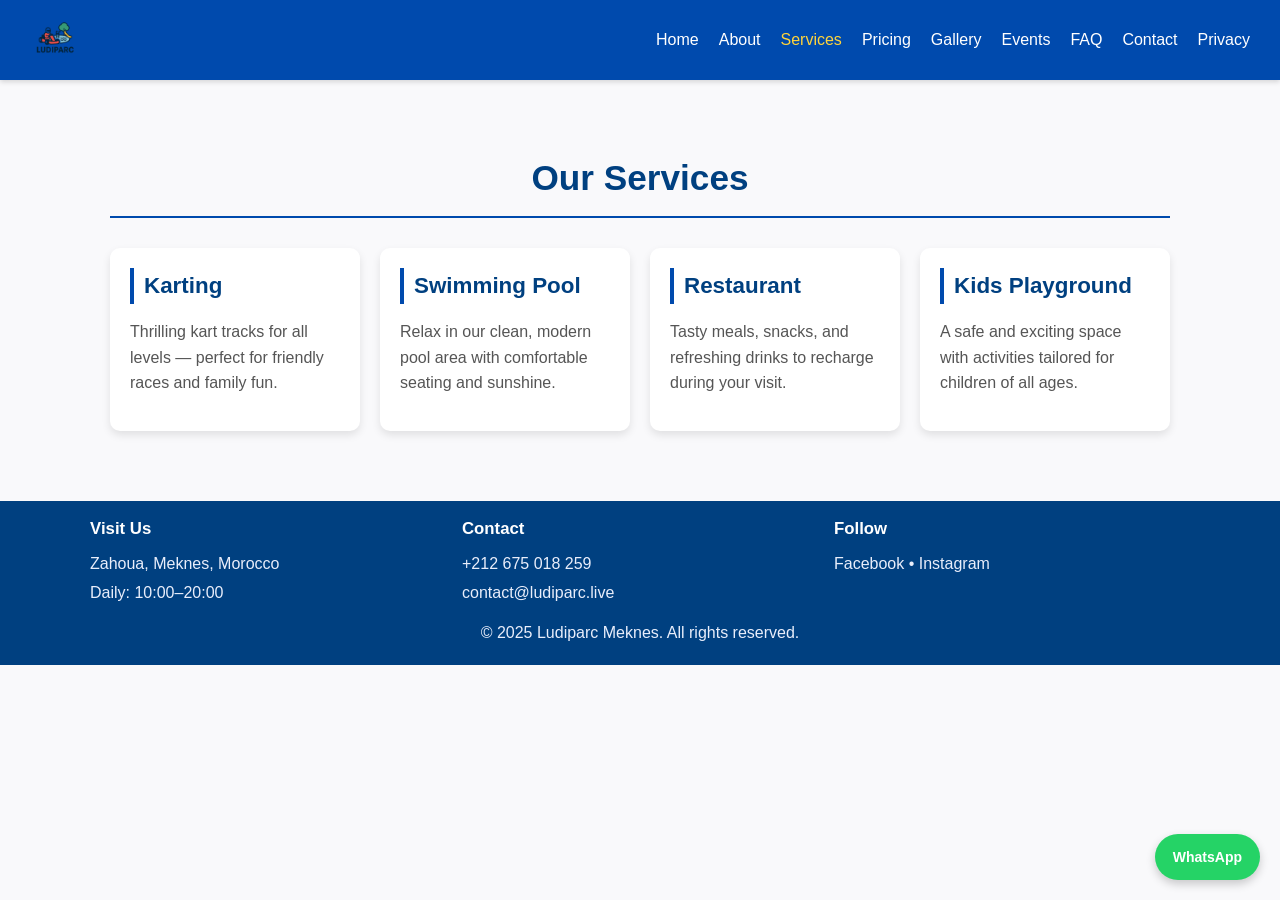
<file: services.html>
﻿<!DOCTYPE html>
<html lang="en">
<head>
  <meta charset="UTF-8">
  <meta name="viewport" content="width=device-width, initial-scale=1.0">
  <meta name="description" content="Discover Ludiparc Meknes services: karting, swimming pool, restaurant, and kids playground.">
  <title>Services - Ludiparc Meknes</title>
  <meta name="theme-color" content="#004aad">
  <link rel="stylesheet" href="css/style.css">
  <link rel="icon" type="image/png" href="images/logo.png">
</head>
<body class="no-scroll">
  <div class="preloader" role="status" aria-live="polite" aria-label="Loading">
    <div class="preload-logo">
      <span class="ring" aria-hidden="true"></span>
      <img src="images/logo.png" alt="Ludiparc logo">
    </div>
    <div class="loading-text">Loading...</div>
  </div>
  <!-- Navbar -->
  <nav>
    <img src="images/logo.png" class="logo" alt="Ludiparc Logo">
    <button class="menu-toggle" aria-label="Toggle menu" aria-expanded="false" aria-controls="primary-nav">&#9776;</button>
    <ul id="primary-nav">
      <li><a href="index.html">Home</a></li>
      <li><a href="about.html">About</a></li>
      <li><a href="services.html" class="active">Services</a></li>
      <li><a href="pricing.html">Pricing</a></li>
      <li><a href="gallery.html">Gallery</a></li>
      <li><a href="events.html">Events</a></li>
      <li><a href="faq.html">FAQ</a></li>
      <li><a href="contact.html">Contact</a></li>
      <li><a href="privacy.html">Privacy</a></li>
    </ul>
  </nav>

  <!-- Services Section -->
  <main class="services-section">
    <h1>Our Services</h1>
    <div class="services-container">

      <div class="service-card">
        <h2>Karting</h2>
        <p>Thrilling kart tracks for all levels — perfect for friendly races and family fun.</p>
      </div>

      <div class="service-card">
        <h2>Swimming Pool</h2>
        <p>Relax in our clean, modern pool area with comfortable seating and sunshine.</p>
      </div>

      <div class="service-card">
        <h2>Restaurant</h2>
        <p>Tasty meals, snacks, and refreshing drinks to recharge during your visit.</p>
      </div>

      <div class="service-card">
        <h2>Kids Playground</h2>
        <p>A safe and exciting space with activities tailored for children of all ages.</p>
      </div>

    </div>
  </main>

  <footer>
    <div class="footer-columns">
      <div>
        <h3>Visit Us</h3>
        <p>Zahoua, Meknes, Morocco</p>
        <p>Daily: 10:00–20:00</p>
      </div>
      <div>
        <h3>Contact</h3>
        <p><a href="tel:+212675018259">+212 675 018 259</a></p>
        <p><a href="mailto:contact@ludiparc.live">contact@ludiparc.live</a></p>
      </div>
      <div>
        <h3>Follow</h3>
        <p><a href="https://www.facebook.com/" target="_blank" rel="noopener">Facebook</a> • <a href="https://www.instagram.com/" target="_blank" rel="noopener">Instagram</a></p>
      </div>
    </div>
    <p>&copy; 2025 Ludiparc Meknes. All rights reserved.</p>
  </footer>

  <a href="https://wa.me/212675018259" class="whatsapp-float" aria-label="Chat on WhatsApp">WhatsApp</a>
  <script src="js/scripts.js" defer></script>
</body>
</html>
</file>
<file: css/style.css>
/*
  Global styles
  Consolidated and cleaned for consistency and responsiveness
*/
/* Design tokens */
:root { --brand:#004aad; --brand-dark:#004080; --accent:#ffd43b; --bg:#f9f9fb; --text:#333; --success:#25d366; }
html { scroll-behavior: smooth; }
* { box-sizing: border-box; }
body { margin:0; font-family: "Segoe UI", Tahoma, Geneva, Verdana, sans-serif; background:var(--bg); color:var(--text); line-height:1.6; }

/* Navigation */
nav { position: sticky; top:0; z-index:1000; display:flex; justify-content:space-between; align-items:center; background:var(--brand); padding:15px 30px; box-shadow: 0 2px 5px rgba(0,0,0,0.15); }
nav .logo { height:50px; }
nav ul { list-style:none; display:flex; gap:20px; margin:0; padding:0; }
nav ul li a { color:#fff; text-decoration:none; font-weight:500; transition: color 0.3s; }
nav ul li a:hover, nav ul li a.active { color:var(--accent); }
/* Hamburger */
.menu-toggle { display:none; background:transparent; border:0; color:#fff; font-size:28px; cursor:pointer; }

/* Hero */
.hero { background: url('../images/hero.jpg') no-repeat center center/cover; min-height: 70vh; display:flex; align-items:center; justify-content:center; text-align:center; color:#fff; text-shadow: 2px 2px 4px rgba(0,0,0,0.7); }
.hero-content { background: rgba(0,0,0,0.4); padding:30px; border-radius:12px; }

/* Buttons */
.btn { display:inline-block; margin-top:20px; background:#25d366; color:#fff; padding:12px 24px; text-decoration:none; font-weight:bold; border-radius:6px; transition: background 0.3s; }
.btn:hover { background:#1ebe57; }

/* Main containers */
main { max-width: 1100px; margin: 50px auto; padding: 20px; background:#fff; border-radius:12px; box-shadow: 0 4px 20px rgba(0,0,0,0.08); }
main h1 { font-size: 2.2rem; color:#004aad; margin-bottom:20px; border-bottom:2px solid #004aad; padding-bottom:10px; }
main h2 { margin-top:25px; font-size:1.3rem; color:#222; border-left:4px solid #004aad; padding-left:10px; }
main p { margin: 15px 0; color:#555; }

/* Section specific */
.home-section, .about-section, .services-section, .events-section, .faq-section, .gallery-section { background: transparent; box-shadow:none; border-radius:0; }
.home-container, .about-container, .services-container, .events-container, .faq-container { display:flex; flex-wrap:wrap; justify-content:center; gap:20px; }
.home-card, .about-card, .service-card, .event-card, .faq-card { flex: 1 1 250px; background:#fff; padding:20px; border-radius:10px; box-shadow: 0 4px 8px rgba(0,0,0,0.1); }
.home-card h3, .about-card h2, .service-card h2, .event-card h2, .faq-card h2 { color:#004080; margin:0 0 10px; }

/* Contact */
.contact-section { text-align:center; }
.contact-container { display:flex; flex-wrap:wrap; justify-content:space-between; gap:20px; }
.contact-card { flex: 1 1 320px; background:#fff; padding:20px; border-radius:10px; box-shadow: 0 4px 8px rgba(0,0,0,0.1); text-align:left; }
.map-container { flex: 1 1 420px; border-radius:10px; overflow:hidden; box-shadow: 0 4px 8px rgba(0,0,0,0.1); }

/* Pricing */
.pricing-container { display: grid; grid-template-columns: repeat(auto-fit, minmax(250px, 1fr)); gap: 25px; max-width: 1100px; margin: 0 auto; }
.pricing-card { background:#fafafa; border-radius:12px; padding:25px; box-shadow: 0 5px 15px rgba(0,0,0,0.1); transition: transform 0.3s ease, box-shadow 0.3s ease; }
.pricing-card:hover { transform: translateY(-8px); box-shadow: 0 8px 20px rgba(0,0,0,0.15); }
.pricing-card h2 { font-size:1.4rem; margin-bottom:15px; }
.pricing-card p { margin-bottom:10px; color:#555; }
.pricing-card .price { font-size:1.3rem; font-weight:bold; color:#ff6600; }

/* Gallery */
.gallery-section { text-align:center; }
.gallery-grid { display:grid; grid-template-columns: repeat(auto-fit, minmax(250px, 1fr)); gap:15px; max-width:1200px; margin:auto; }
.gallery-grid img { width:100%; border-radius:12px; box-shadow: 0 4px 12px rgba(0,0,0,0.15); transition: transform 0.3s ease, box-shadow 0.3s ease; cursor:pointer; }
.gallery-grid img:hover { transform: scale(1.05); box-shadow: 0 6px 18px rgba(0,0,0,0.25); }

/* Footer */
footer { background:#004080; color:white; text-align:center; padding:15px; margin-top:40px; }
footer .footer-columns { display:grid; grid-template-columns: repeat(auto-fit, minmax(220px, 1fr)); gap:16px; max-width:1100px; margin:0 auto 10px; text-align:left; }
footer h3 { margin:0 0 8px; font-size:1.05rem; }
footer p, footer a { color:#e9eefb; margin:4px 0; text-decoration:none; }
footer a:hover { text-decoration:underline; }

/* WhatsApp Floating Button */
.whatsapp-float { position:fixed; bottom:20px; right:20px; background:var(--success); color:#fff; padding:12px 18px; border-radius:50px; font-weight:bold; font-size:14px; text-decoration:none; box-shadow: 0 4px 10px rgba(0,0,0,0.2); transition: transform 0.2s, background 0.3s; }
.whatsapp-float:hover { background:#1ebe5d; transform: scale(1.05); }

/* Preloader (Loading screen) */
.preloader {
  position: fixed;
  inset: 0;
  background: linear-gradient(160deg, #004aad 0%, #0b63c7 100%);
  display: flex;
  flex-direction: column;
  align-items: center;
  justify-content: center;
  z-index: 9999;
  transition: opacity 0.5s ease, visibility 0.5s ease;
}

.preloader .preload-logo {
  width: 90px;
  height: 90px;
  border-radius: 50%;
  background: #ffffff;
  display: grid;
  place-items: center;
  box-shadow: 0 10px 25px rgba(0,0,0,0.25);
  margin-bottom: 16px;
  position: relative;
}

.preloader .preload-logo img {
  width: 56px;
  height: auto;
  animation: float 1.8s ease-in-out infinite;
}

.preloader .ring {
  position: absolute;
  width: 110px;
  height: 110px;
  border-radius: 50%;
  border: 3px solid rgba(255,255,255,0.35);
  border-top-color: #ffd43b;
  animation: spin 1.2s linear infinite;
}

.preloader .loading-text {
  color: #fff;
  font-weight: 600;
  letter-spacing: 0.04em;
  opacity: 0.9;
}

/* Hide preloader once loaded */
body.loaded .preloader { opacity: 0; visibility: hidden; pointer-events: none; }
body.no-scroll { overflow: hidden; }

/* Keyframes */
@keyframes spin { from { transform: rotate(0deg);} to { transform: rotate(360deg);} }
@keyframes float { 0%,100% { transform: translateY(0);} 50% { transform: translateY(-6px);} }

/* Responsive */
@media (max-width: 768px) {
  nav { flex-wrap: wrap; }
  .menu-toggle { display:block; }
  nav ul { display:none; width:100%; flex-direction:column; gap:10px; margin-top:12px; }
  body.nav-open nav ul { display:flex; }
  main { margin: 20px; padding: 20px; }
}

/* Accessibility */
:focus-visible { outline: 2px dashed var(--accent); outline-offset: 2px; }
/* About Section */
.about-section {
  max-width: 1100px;
  margin: 50px auto;
  padding: 20px;
  text-align: center;
}

.about-section h1 {
  color: #004080;
  margin-bottom: 30px;
}

.about-container {
  display: flex;
  flex-wrap: wrap;
  justify-content: center;
  gap: 20px;
}

.about-card {
  flex: 1 1 30%;
  background: #fff;
  padding: 20px;
  border-radius: 10px;
  box-shadow: 0 4px 8px rgba(0,0,0,0.1);
  text-align: left;
}

.about-card h2 {
  color: #004080;
  margin-top: 0;
}
/* Events Section */
.events-section {
  max-width: 1100px;
  margin: 50px auto;
  padding: 20px;
  text-align: center;
}

.events-section h1 {
  color: #004080;
  margin-bottom: 30px;
}

.events-container {
  display: flex;
  flex-wrap: wrap;
  justify-content: center;
  gap: 20px;
}

.event-card {
  flex: 1 1 30%;
  background: #fff;
  padding: 20px;
  border-radius: 10px;
  box-shadow: 0 4px 8px rgba(0,0,0,0.1);
  text-align: left;
}

.event-card h2 {
  color: #004080;
  margin-top: 0;
}
/* Home Section */
.home-section {
  max-width: 1100px;
  margin: 50px auto;
  padding: 20px;
  text-align: center;
}

.home-section h2 {
  color: #004080;
  margin-bottom: 30px;
}

.home-container {
  display: flex;
  flex-wrap: wrap;
  justify-content: center;
  gap: 20px;
}

.home-card {
  flex: 1 1 22%;
  background: #fff;
  padding: 20px;
  border-radius: 10px;
  box-shadow: 0 4px 8px rgba(0,0,0,0.1);
  text-align: center;
}

.home-card h3 {
  color: #004080;
  margin-top: 0;
  margin-bottom: 10px;
}
/* FAQ Section */
.faq-section {
  max-width: 1100px;
  margin: 50px auto;
  padding: 20px;
  text-align: center;
}

.faq-section h1 {
  color: #004080;
  margin-bottom: 30px;
}

.faq-container {
  display: flex;
  flex-wrap: wrap;
  justify-content: center;
  gap: 20px;
}

.faq-card {
  flex: 1 1 30%;
  background: #fff;
  padding: 20px;
  border-radius: 10px;
  box-shadow: 0 4px 8px rgba(0,0,0,0.1);
  text-align: left;
}

.faq-card h2 {
  color: #004080;
  margin-top: 0;
}
/* Services Section */
.services-section {
  max-width: 1100px;
  margin: 50px auto;
  padding: 20px;
  text-align: center;
}

.services-section h1 {
  color: #004080;
  margin-bottom: 30px;
}

.services-container {
  display: flex;
  flex-wrap: wrap;
  justify-content: center;
  gap: 20px;
}

.service-card {
  flex: 1 1 22%;
  background: #fff;
  padding: 20px;
  border-radius: 10px;
  box-shadow: 0 4px 8px rgba(0,0,0,0.1);
  text-align: left;
}

.service-card h2 {
  color: #004080;
  margin: 0 0 10px 0;
}
/* Pricing Container */
.pricing-container {
  display: grid;
  grid-template-columns: repeat(auto-fit, minmax(250px, 1fr));
  gap: 25px;
  max-width: 1100px;
  margin: 0 auto;
}

/* Pricing Card */
.pricing-card {
  background: #fafafa;
  border-radius: 12px;
  padding: 25px;
  box-shadow: 0 5px 15px rgba(0,0,0,0.1);
  transition: transform 0.3s ease, box-shadow 0.3s ease;
}

.pricing-card:hover {
  transform: translateY(-8px);
  box-shadow: 0 8px 20px rgba(0,0,0,0.15);
}

.pricing-card h2 {
  font-size: 1.5rem;
  margin-bottom: 15px;
}

.pricing-card p {
  margin-bottom: 10px;
  font-size: 1rem;
  color: #555;
}

.pricing-card .price {
  font-size: 1.4rem;
  font-weight: bold;
  color: #ff6600;
}

/* Floating WhatsApp Button */
.whatsapp-float {
  position: fixed;
  bottom: 20px;
  right: 20px;
  background: #25D366;
  color: #fff;
  font-size: 1.6rem;
  padding: 12px 16px;
  border-radius: 50%;
  box-shadow: 0 4px 10px rgba(0,0,0,0.2);
  text-decoration: none;
  transition: transform 0.3s ease;
}

.whatsapp-float:hover {
  transform: scale(1.1);
  background: #1ebe5d;
}
/* Gallery Section */
.gallery-section {
  padding: 60px 20px;
  text-align: center;
}

.gallery-section h1 {
  font-size: 2.5rem;
  margin-bottom: 10px;
  color: #222;
}

.gallery-section .subtitle {
  color: #666;
  margin-bottom: 40px;
  font-size: 1.1rem;
}

.gallery-grid {
  display: grid;
  grid-template-columns: repeat(auto-fit, minmax(250px, 1fr));
  gap: 15px;
  max-width: 1200px;
  margin: auto;
}

.gallery-grid img {
  width: 100%;
  border-radius: 12px;
  box-shadow: 0 4px 12px rgba(0,0,0,0.15);
  transition: transform 0.3s ease, box-shadow 0.3s ease;
  cursor: pointer;
}

.gallery-grid img:hover {
  transform: scale(1.05);
  box-shadow: 0 6px 18px rgba(0,0,0,0.25);
}
/* General Reset */
* {
  margin: 0;
  padding: 0;
  box-sizing: border-box;
}

body {
  font-family: "Segoe UI", Tahoma, Geneva, Verdana, sans-serif;
  line-height: 1.6;
  color: #333;
  background: #f9f9fb;
}

/* Navigation Bar */
nav {
  display: flex;
  justify-content: space-between;
  align-items: center;
  background: #004aad;
  padding: 15px 30px;
  box-shadow: 0 2px 5px rgba(0,0,0,0.15);
}

nav .logo {
  height: 50px;
}

nav ul {
  list-style: none;
  display: flex;
  gap: 20px;
}

nav ul li a {
  text-decoration: none;
  color: #fff;
  font-weight: 500;
  transition: color 0.3s;
}

nav ul li a:hover,
nav ul li a.active {
  color: #ffd43b;
}

/* Main Content */
main {
  max-width: 900px;
  margin: 50px auto;
  padding: 30px;
  background: #fff;
  border-radius: 12px;
  box-shadow: 0 4px 20px rgba(0,0,0,0.08);
}

main h1 {
  font-size: 2.2rem;
  color: #004aad;
  margin-bottom: 20px;
  border-bottom: 2px solid #004aad;
  padding-bottom: 10px;
}

main h2 {
  margin-top: 25px;
  font-size: 1.4rem;
  color: #222;
  border-left: 4px solid #004aad;
  padding-left: 10px;
}

main p {
  margin: 15px 0;
  font-size: 1rem;
  color: #555;
}

/* Links */
a {
  color: #004aad;
  text-decoration: none;
}

a:hover {
  text-decoration: underline;
}

/* WhatsApp Floating Button */
.whatsapp-float {
  position: fixed;
  bottom: 20px;
  right: 20px;
  background: #25d366;
  color: #fff;
  padding: 12px 18px;
  border-radius: 50px;
  font-weight: bold;
  font-size: 14px;
  text-decoration: none;
  box-shadow: 0 4px 10px rgba(0,0,0,0.2);
  transition: background 0.3s ease-in-out;
}

.whatsapp-float:hover {
  background: #1ebe5b;
}

/* Responsive */
@media (max-width: 768px) {
  nav {
    flex-direction: column;
    text-align: center;
  }

  nav ul {
    flex-direction: column;
    gap: 10px;
    margin-top: 15px;
  }

  main {
    margin: 20px}
</file>
